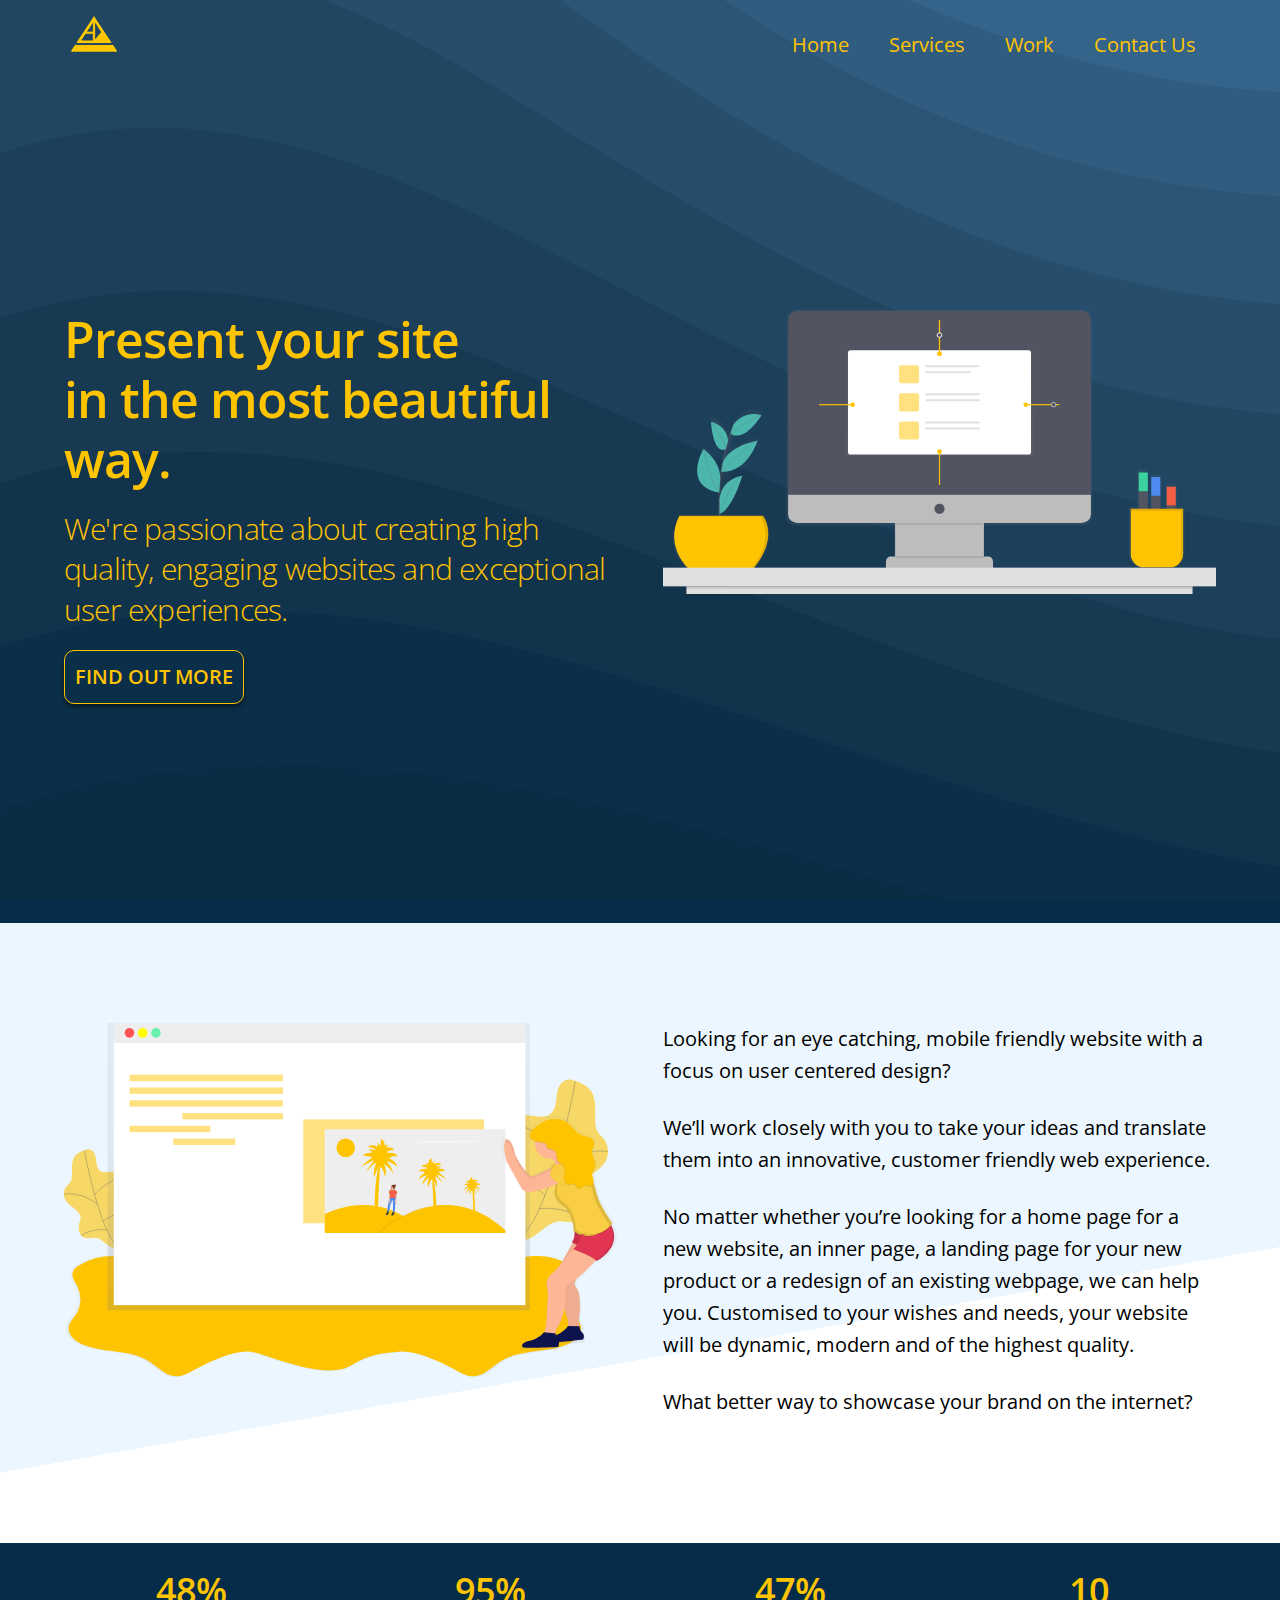
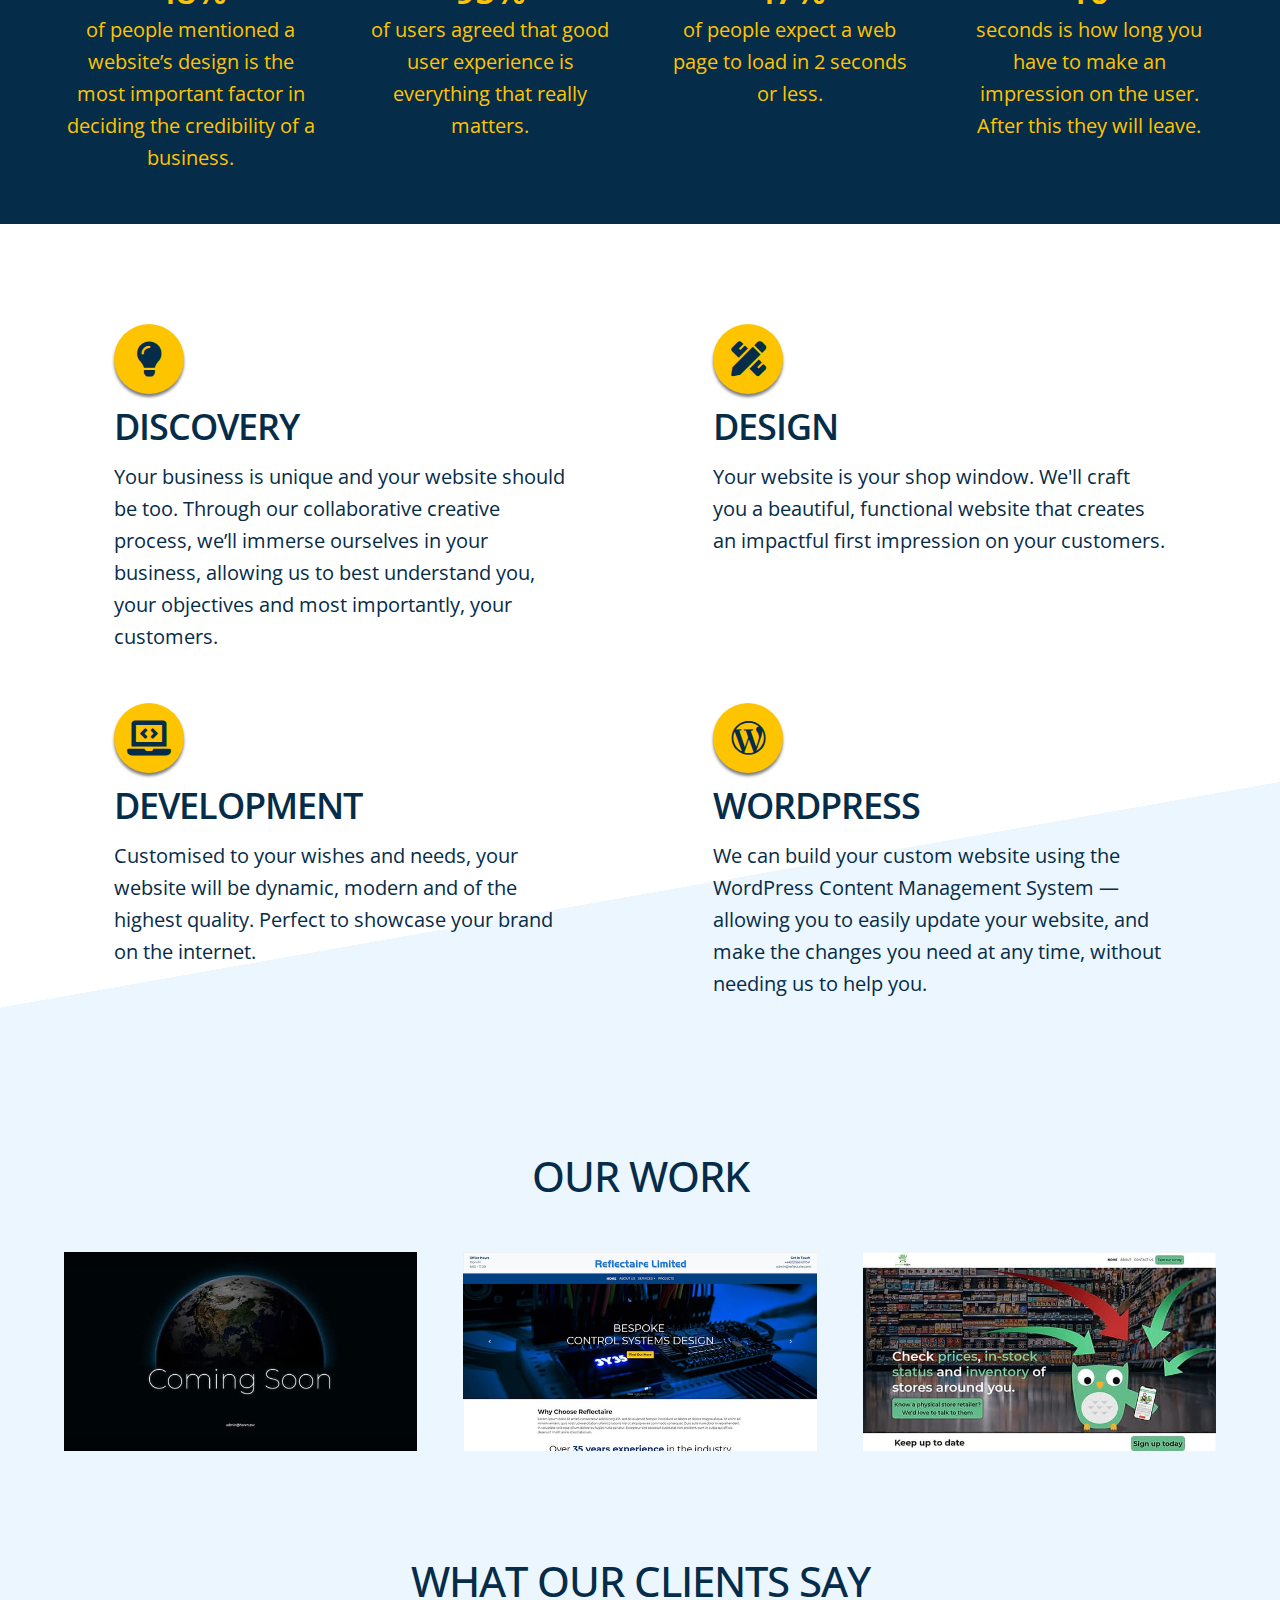
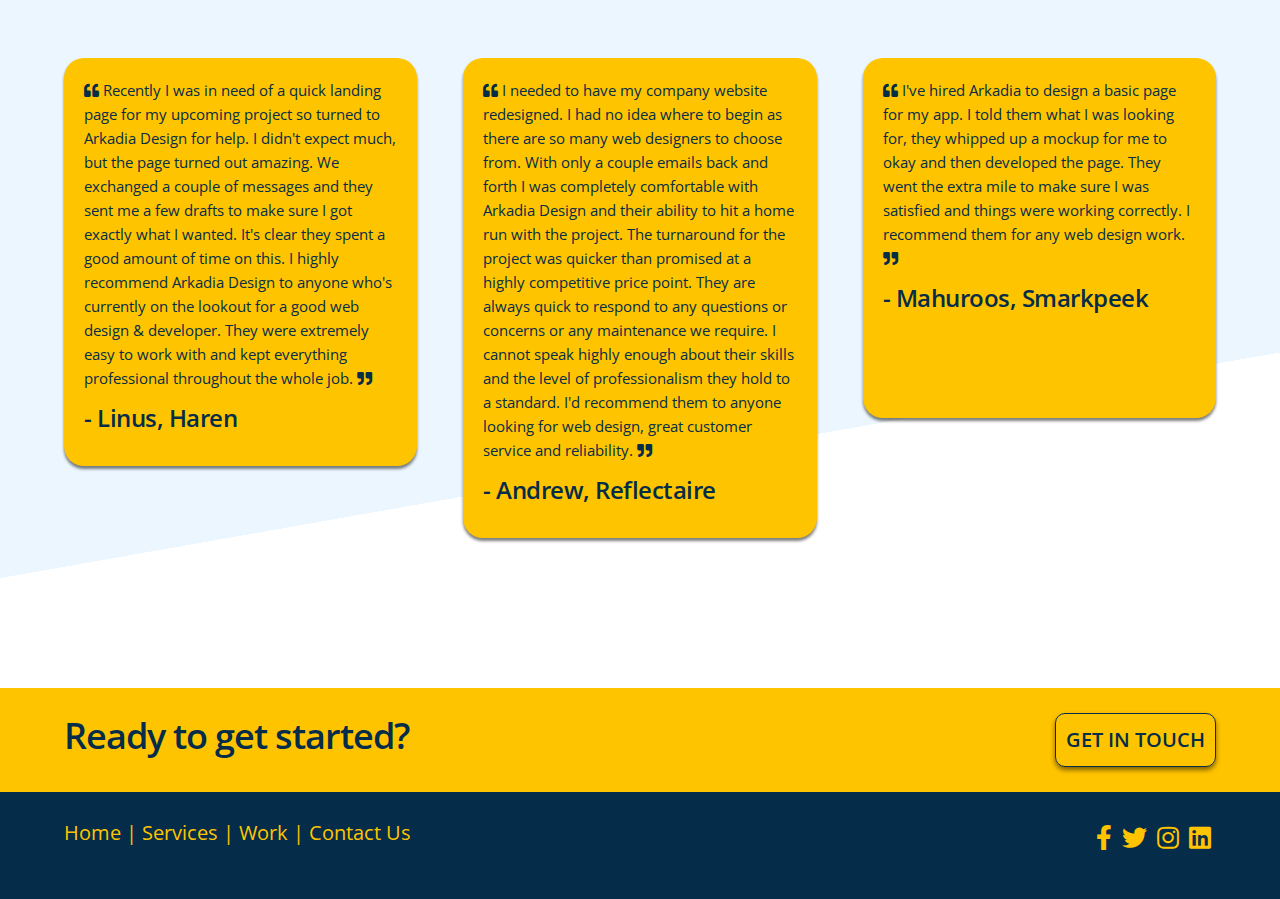
<file: index.html>
<!DOCTYPE html>
<html lang="en">

<head>
   <meta charset="utf-8">
   <meta name="viewport" content="width=device-width, initial-scale=1.0">
   <meta name="description" content="A creative web design service who are passionate about helping you and your business thrive in a digital world.">
   <meta name="author" content="Arkadia Design">
   <meta name="theme-color" content="#052c49" />
   <link rel="icon" href="img/arkadia_favicon.png">
   <title>Arkadia Design</title>

   <!-- CUSTOM STYLES -->
   <noscript>
      <link rel="stylesheet" href="css/grid-style.min.css">
   </noscript>
   <link rel="stylesheet" href="style.min.css">
   <!-- CUSTOM FONTS -->
   <noscript>
      <link href="https://fonts.googleapis.com/css?family=Open+Sans:300,400,600" rel="stylesheet" type="text/css">
   </noscript>
   <!-- CUSTOM ICONS -->

   <noscript>
      <link rel="stylesheet" href="https://use.fontawesome.com/releases/v5.8.1/css/all.css" integrity="sha384-50oBUHEmvpQ+1lW4y57PTFmhCaXp0ML5d60M1M7uH2+nqUivzIebhndOJK28anvf" crossorigin="anonymous">
   </noscript>
</head>

<body>

   <header class="main-header">
      <div class="container">

         <a href="index.html" id="logo" target="_blank">
            <img class="nav-logo" src="img/arkadia_logo_light.png" alt="logo">
         </a>

         <label for="toggle-1" class="toggle-menu">
            <ul>
               <li></li>
               <li></li>
               <li></li>
               <li></li>
            </ul>
         </label>
         <input type="checkbox" id="toggle-1">

         <nav>
            <ul>
               <li><a href="index.html">Home</a></li>
               <li><a href="#services">Services</a></li>
               <li><a href="#work">Work</a></li>
               <li><a href="contact.html">Contact Us</a></li>
            </ul>
         </nav>
      </div>
   </header>

   <div class="masthead">
      <div class="container">
         <div class="row">
            <div class="masthead-content">
               <div class="one-half column">
                  <h1 class="masthead-title">Present your site <br> in the most beautiful way.</h1>
                  <h4 class="masthead-text">We're passionate about creating high quality, engaging websites and exceptional user experiences. </h4>
                  <a class="button" href="#services">Find out more</a>
               </div>
               <div class="one-half column">
                  <img class="masthead-image u-max-full-width" src="img/hero_image_2.svg" alt="illustration of a man stood in front of a webpage">
               </div>
            </div>
         </div>
      </div>
   </div>

   <section class="section-about">
      <div class="container">
         <div class="row  section-content">
            <div class="section-text one-half column">
               <img class="masthead-image u-max-full-width" src="img/about_image.svg" alt="illustration of a woman and a webpage">
            </div>
            <div class="section-text one-half column">
               <p>Looking for an eye catching, mobile friendly website with a focus on user centered design?</p>

               <p>We’ll work closely with you to take your ideas and translate them into an innovative, customer friendly web experience.</p>

               <p>No matter whether you’re looking for a home page for a new website, an inner page, a landing page for your new product or a redesign of an existing webpage, we can help you. Customised to your wishes and needs, your website will be dynamic, modern and of the highest quality.</p>

               <p>What better way to showcase your brand on the internet?</p>
            </div>
         </div>
      </div>
   </section>

   <div class="divider">
      <div class="container">
         <div class="row">
            <div class="three columns">
               <h3 class="divider-heading">48%</h3>
               <p>of people mentioned a website’s design is the most important factor in deciding the credibility of a business.</p>
            </div>
            <div class="three columns">
               <h3 class="divider-heading">95%</h3>
               <p> of users agreed that good user experience is everything that really matters.</p>
            </div>
            <div class="three columns">
               <h3 class="divider-heading">47%</h3>
               <p>of people expect a web page to load in 2 seconds or less.</p>
            </div>
            <div class="three columns">
               <h3 class="divider-heading">10</h3>
               <p> seconds is how long you have to make an impression on the user. After this they will leave.</p>
            </div>
         </div>
      </div>

   </div>

   <section class="section-services" id="services">
      <div class="container">
         <div class="row">
            <div class="one-half column">
               <div class="service-card">
                  <div class="service-icon">
                     <i class="fas fa-lightbulb"></i>
                  </div>
                  <h3 class="service-heading">Discovery</h3>
                  <p class="service-text"> Your business is unique and your website should be too. Through our collaborative creative process, we’ll immerse ourselves in your business, allowing us to best understand you, your objectives and most importantly, your customers.</p>
               </div>
            </div>
            <div class="one-half column">
               <div class="service-card">
                  <div class="service-icon">
                     <i class="fas fa-pencil-ruler"></i>
                  </div>
                  <h3 class="service-heading">Design</h3>
                  <p class="service-text"> Your website is your shop window. We'll craft you a beautiful, functional website that creates an impactful first impression on your customers.</p>
               </div>
            </div>
         </div>
         <div class="row">
            <div class="one-half column">
               <div class="service-card">
                  <div class="service-icon">
                     <i class="fas fa-laptop-code"></i>
                  </div>
                  <h3 class="service-heading">Development</h3>
                  <p class="service-text">Customised to your wishes and needs, your website will be dynamic, modern and of the highest quality. Perfect to showcase your brand on the internet.</p>
               </div>
            </div>
            <div class="one-half column">
               <div class="service-card">
                  <div class="service-icon">
                     <i class="fab fa-wordpress-simple"></i>
                  </div>
                  <h3 class="service-heading">WordPress</h3>
                  <p class="service-text">We can build your custom website using the WordPress Content Management System — allowing you to easily update your website, and make the changes you need at any time, without needing us to help you.</p>
               </div>
            </div>
         </div>
      </div>
   </section>

   <section class="section-work" id="work">
      <div class="container">
         <h2 class="section-heading">Our Work</h2>

         <div class="row portfolio-row">
            <div class="four columns">
               <a href="haren.html">

                  <picture>
                     <source media="(min-width: 800px)" srcset="img/haren/haren-thumb.jpg">
                     <source media="(max-width: 450px)" srcset="img/haren/haren-thumb-350w.jpg">
                     <img class="portfolio-thumb" src="img/expert-thumb.jpg" srcset="img/haren/haren-thumb.jpg" alt="A preview image of a webpage">
                  </picture>
               </a>
            </div>
            <div class="four columns">
               <a href="reflectaire.html">
                  <picture>
                     <source media="(min-width: 800px)" srcset="img/reflectaire/reflectaire-thumb.jpg">
                     <source media="(max-width: 450px)" srcset="img/reflectaire/reflectaire-thumb-350w.jpg">
                     <img class="portfolio-thumb" src="img/reflectaire-thumb.jpg" srcset="img/reflectaire/reflectaire-thumb.jpg" alt="A preview image of a webpage">
                  </picture>
               </a>
            </div>
            <div class="four columns">
               <a href="smarkpeek.html">
                  <picture>
                     <source media="(min-width: 800px)" srcset="img/smarkpeek/smarkpeek-thumb.jpg">
                     <source media="(max-width: 450px)" srcset="img/smarkpeek/smarkpeek-thumb-350w.jpg">
                     <img class="portfolio-thumb" src="img/smarkpeek/smarkpeek-thumb.jpg" srcset="img/smarkpeek-thumb.jpg" alt="A preview image of a webpage">
                  </picture>
               </a>
            </div>

         </div>
      </div>
   </section>

   <section class="section-testimonials">
      <div class="container">
         <div class="row">
            <h2 class="section-heading">What our clients say</h2>
         </div>
         <div class="row">
            <div class="four columns testimonial-card">
               <p class="testimonial-text"><i class="fas fa-quote-left"></i> Recently I was in need of a quick landing page for my upcoming project so turned to Arkadia Design for help. I didn't expect much, but the page turned out amazing. We exchanged a couple of messages and they sent me a few drafts to make sure I got exactly what I wanted. It's clear they spent a good amount of time on this. I highly recommend Arkadia Design to anyone who's currently on the lookout for a good web design &amp; developer. They were extremely easy to work with and kept everything professional throughout the whole job. <i class="fas fa-quote-right"></i></p>
               <h5 class="testimonial-heading">- Linus, Haren</h5>
            </div>
            <div class="four columns testimonial-card">
               <p class="testimonial-text"><i class="fas fa-quote-left"></i> I needed to have my company website redesigned. I had no idea where to begin as there are so many web designers to choose from. With only a couple emails back and forth I was completely comfortable with Arkadia Design and their ability to hit a home run with the project. The turnaround for the project was quicker than promised at a highly competitive price point. They are always quick to respond to any questions or concerns or any maintenance we require. I cannot speak highly enough about their skills and the level of professionalism they hold to a standard. I'd recommend them to anyone looking for web design, great customer service and reliability. <i class="fas fa-quote-right"></i></p>
               <h5 class="testimonial-heading">- Andrew, Reflectaire</h5>
            </div>
            <div class="four columns testimonial-card">
               <p class="testimonial-text"><i class="fas fa-quote-left"></i> I've hired Arkadia to design a basic page for my app. I told them what I was looking for, they whipped up a mockup for me to okay and then developed the page. They went the extra mile to make sure I was satisfied and things were working correctly. I recommend them for any web design work. <i class="fas fa-quote-right"></i></p>
               <h5 class="testimonial-heading">- Mahuroos, Smarkpeek</h5>
            </div>
         </div>
      </div>
   </section>

   <section class="section-touch section-call">
      <div class="container">
         <div class="row">
            <div class="nine columns">
               <h3 class="call-text">Ready to get started?</h3>
            </div>
            <div class="three columns">
               <a class="button btn-dark call-btn" href="contact.html">Get in touch</a>
            </div>
         </div>
      </div>
   </section>

   <footer class="footer">
      <div class="container">
         <div class="row">
            <div class="nine columns">
               <p>
                  <a class="footer-link" href="index.html">Home</a>
                  |
                  <a class="footer-link" href="#services">Services</a>
                  |
                  <a class="footer-link" href="#work">Work</a>
                  |
                  <a class="footer-link" href="contact.html">Contact Us</a>
               </p>
            </div>
            <div class="three columns social-media">
               <a class="social-icon" aria-label="Linked In" href="https://www.linkedin.com/company/arkadiadesign">
                  <i class="fab fa-linkedin"> </i>
               </a>
               <a class="social-icon" aria-label="Instagram" href="https://www.instagram.com/arkadiadesign">
                  <i class="icon fab fa-instagram"> </i>
               </a>
               <a class="social-icon" aria-label="Twitter" href="https://twitter.com/DesignArkadia">
                  <i class="fab fa-twitter"> </i>
               </a>
               <a class="social-icon" aria-label="Facebook" href="https://www.facebook.com/ArkadiaDesign5/">
                  <i class="fab fa-facebook-f"> </i>
               </a>
            </div>
         </div>
      </div>
   </footer>

   <script type="text/javascript">
      /* First CSS File */
      var giftofspeed = document.createElement('link');
      giftofspeed.rel = 'stylesheet';
      giftofspeed.href = 'https://fonts.googleapis.com/css?family=Open+Sans:300,400,600';
      giftofspeed.type = 'text/css';
      var godefer = document.getElementsByTagName('link')[0];
      godefer.parentNode.insertBefore(giftofspeed, godefer);

      /* Second CSS File */
      var giftofspeed2 = document.createElement('link');
      giftofspeed2.rel = 'stylesheet';
      giftofspeed2.href = 'https://use.fontawesome.com/releases/v5.8.1/css/all.css';
      giftofspeed2.type = 'text/css';
      var godefer2 = document.getElementsByTagName('link')[0];
      godefer2.parentNode.insertBefore(giftofspeed2, godefer2);

      /* Third CSS File */
      var giftofspeed2 = document.createElement('link');
      giftofspeed2.rel = 'stylesheet';
      giftofspeed2.href = 'css/grid-style.min.css';
      giftofspeed2.type = 'text/css';
      var godefer2 = document.getElementsByTagName('link')[0];
      godefer2.parentNode.insertBefore(giftofspeed2, godefer2);
   </script>

   <!-- Cookie Consent by https://TermsFeed.com -->
   <script type="text/javascript" src="//www.termsfeed.com/cookie-consent/releases/3.0.0/cookie-consent.js"></script>
   <script type="text/javascript">
      document.addEventListener('DOMContentLoaded', function() {
         cookieconsent.run({
            "notice_banner_type": "simple",
            "consent_type": "express",
            "palette": "light",
            "change_preferences_selector": "#changePreferences",
            "language": "en",
            "website_name": "Arkadia Design"
         });
      });
   </script>
   <noscript><a href="https://termsfeed.com/cookie-consent/">Cookie Consent by TermsFeed</a></noscript>
   <!-- End Cookie Consent -->

   <script src="js/main.js"></script>

</body></html>
</file>
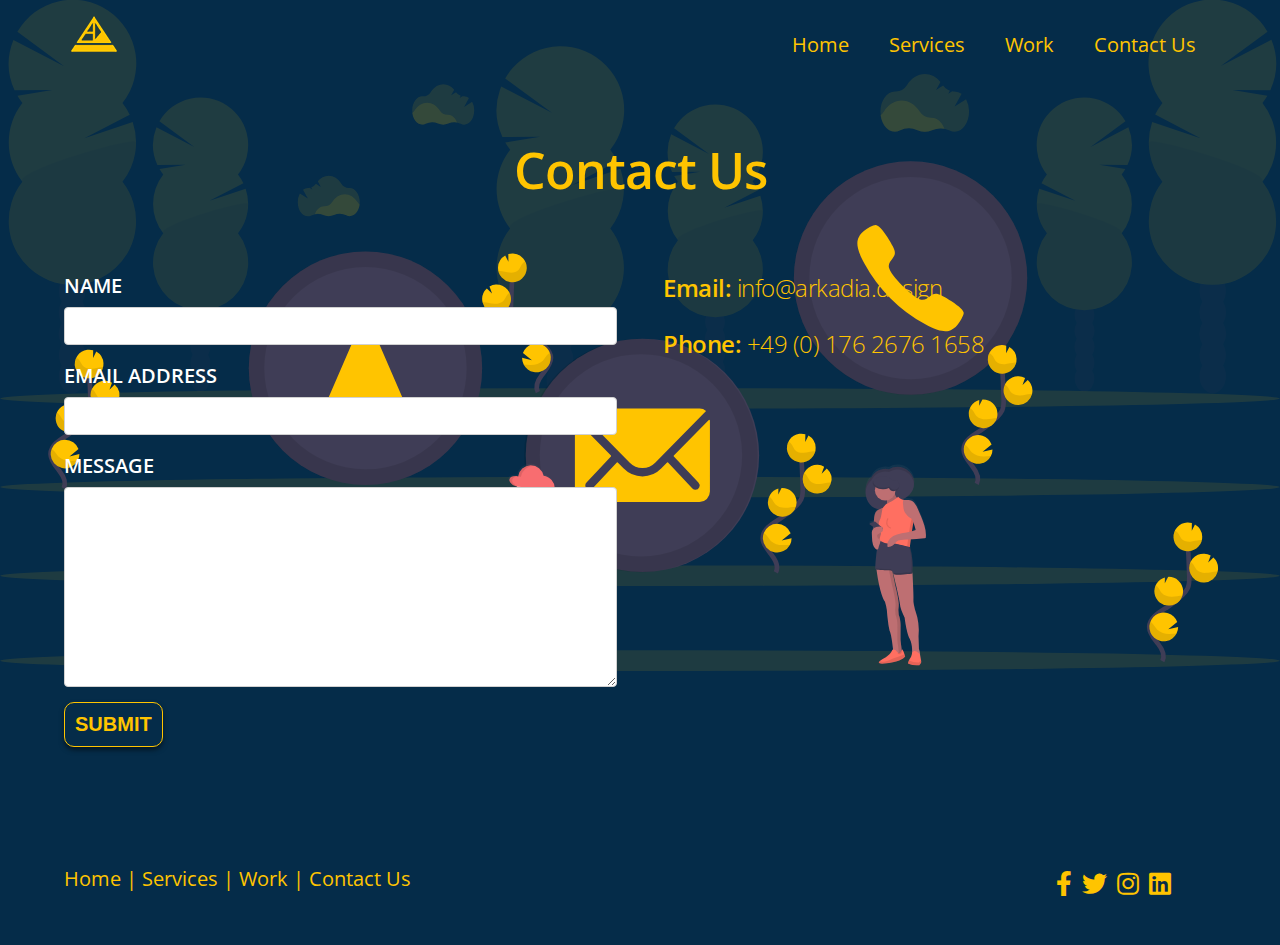
<file: contact.html>
<!DOCTYPE html>
<html lang="en">

<head>
   <meta charset="utf-8">
   <meta name="viewport" content="width=device-width, initial-scale=1.0">
   <meta name="description" content="A creative web design service who are passionate about helping you and your business thrive in a digital world.">
   <meta name="author" content="Arkadia Design">
   <meta name="theme-color" content="#052c49" />
   <link rel="icon" href="img/arkadia_favicon.png">
   <title>Contact Us</title>

   <!-- CUSTOM STYLES -->
   <noscript>
      <link rel="stylesheet" href="css/grid-style.min.css">
   </noscript>
   <link rel="stylesheet" href="style.min.css">
   <!-- CUSTOM FONTS -->
   <noscript>
      <link href="https://fonts.googleapis.com/css?family=Open+Sans:300,400,600" rel="stylesheet" type="text/css">
   </noscript>
   <!-- CUSTOM ICONS -->

   <noscript>
      <link rel="stylesheet" href="https://use.fontawesome.com/releases/v5.8.1/css/all.css" integrity="sha384-50oBUHEmvpQ+1lW4y57PTFmhCaXp0ML5d60M1M7uH2+nqUivzIebhndOJK28anvf" crossorigin="anonymous">
   </noscript>
   <!-- ReCaptcha -->
   <script src="https://www.google.com/recaptcha/api.js" async defer></script>
</head>

<body class="contact-body">

   <header class="contact-nav">
      <div class="container">

         <a href="index.html" id="logo">
            <img class="nav-logo" src="img/arkadia_logo_light.png" alt="logo">
         </a>

         <label for="toggle-1" class="toggle-menu">
            <ul>
               <li></li>
               <li></li>
               <li></li>
               <li></li>
            </ul>
         </label>
         <input type="checkbox" id="toggle-1">

         <nav>
            <ul>
               <li><a href="index.html">Home</a></li>
               <li><a href="index.html#services">Services</a></li>
               <li><a href="index.html#work">Work</a></li>
               <li><a href="contact.html">Contact Us</a></li>
            </ul>
         </nav>
      </div>
   </header>

   <section class="section-contact" id="contact">
      <div class="contactForm container">
         <div class="page-heading">
            <h1 class="page-title">Contact Us</h1>
         </div>
         <div class="row">
            <div class="one-half column">
               <form accept-charset="UTF-8" action="https://usebasin.com/f/79a362b02aa0" enctype="multipart/form-data" method="POST">
                  <div class="form-group">
                     <label for="name">Name</label>
                     <input type="text" id="name" name="name" class="form-control" required>
                  </div>
                  <div class="form-group">
                     <label for="email">Email Address</label>
                     <input type="email" id="email" name="email" class="form-control" required>
                  </div>
                  <div class="form-group">
                     <label for="comment">Message</label>
                     <textarea name="comment" class="form-control" required>
                        </textarea>
                  </div>

                  <button type="submit" class="button">Submit</button>
                  <br>
                  <br>
                  <div class="g-recaptcha" data-sitekey="6Lew3SMUAAAAAJ82QoS7gqOTkRI_dhYrFy1f7Sqy" data-theme="dark"></div>
               </form>
            </div>
            <div class="contact-info one-half column">
               <h5 class="contact-details"><strong>Email:</strong> info@arkadia.design</h5>
               <h5 class="contact-details"><strong>Phone:</strong> +49 (0) 176 2676 1658</h5>
            </div>
         </div><!-- row -->
      </div><!-- container-->
   </section>

   <footer class="contact-footer">
      <div class="container">
         <div class="row">
            <div class="nine columns">
               <p>
                  <a class="footer-link" href="index.html">Home</a>
                  |
                  <a class="footer-link" href="index.html#services">Services</a>
                  |
                  <a class="footer-link" href="index.html#work">Work</a>
                  |
                  <a class="footer-link" href="contact.html">Contact Us</a>
               </p>
            </div>
            <div class="three columns social-media">
               <a class="social-icon" aria-label="Linked In" href="https://www.linkedin.com/company/arkadiadesign">
                  <i class="fab fa-linkedin"> </i>
               </a>
               <a class="social-icon" aria-label="Instagram" href="https://www.instagram.com/arkadiadesign">
                  <i class="icon fab fa-instagram"> </i>
               </a>
               <a class="social-icon" aria-label="Twitter" href="https://twitter.com/DesignArkadia">
                  <i class="fab fa-twitter"> </i>
               </a>
               <a class="social-icon" aria-label="Facebook" href="https://www.facebook.com/ArkadiaDesign5/">
                  <i class="fab fa-facebook-f"> </i>
               </a>
            </div>
         </div>
      </div>

      <script type="text/javascript">
         /* First CSS File */
         var giftofspeed = document.createElement('link');
         giftofspeed.rel = 'stylesheet';
         giftofspeed.href = 'https://fonts.googleapis.com/css?family=Open+Sans:300,400,600';
         giftofspeed.type = 'text/css';
         var godefer = document.getElementsByTagName('link')[0];
         godefer.parentNode.insertBefore(giftofspeed, godefer);

         /* Second CSS File */
         var giftofspeed2 = document.createElement('link');
         giftofspeed2.rel = 'stylesheet';
         giftofspeed2.href = 'https://use.fontawesome.com/releases/v5.8.1/css/all.css';
         giftofspeed2.type = 'text/css';
         var godefer2 = document.getElementsByTagName('link')[0];
         godefer2.parentNode.insertBefore(giftofspeed2, godefer2);

         /* Third CSS File */
         var giftofspeed2 = document.createElement('link');
         giftofspeed2.rel = 'stylesheet';
         giftofspeed2.href = 'css/grid-style.min.css';
         giftofspeed2.type = 'text/css';
         var godefer2 = document.getElementsByTagName('link')[0];
         godefer2.parentNode.insertBefore(giftofspeed2, godefer2);

      </script>

   </footer>

</body>

</html>
</file>
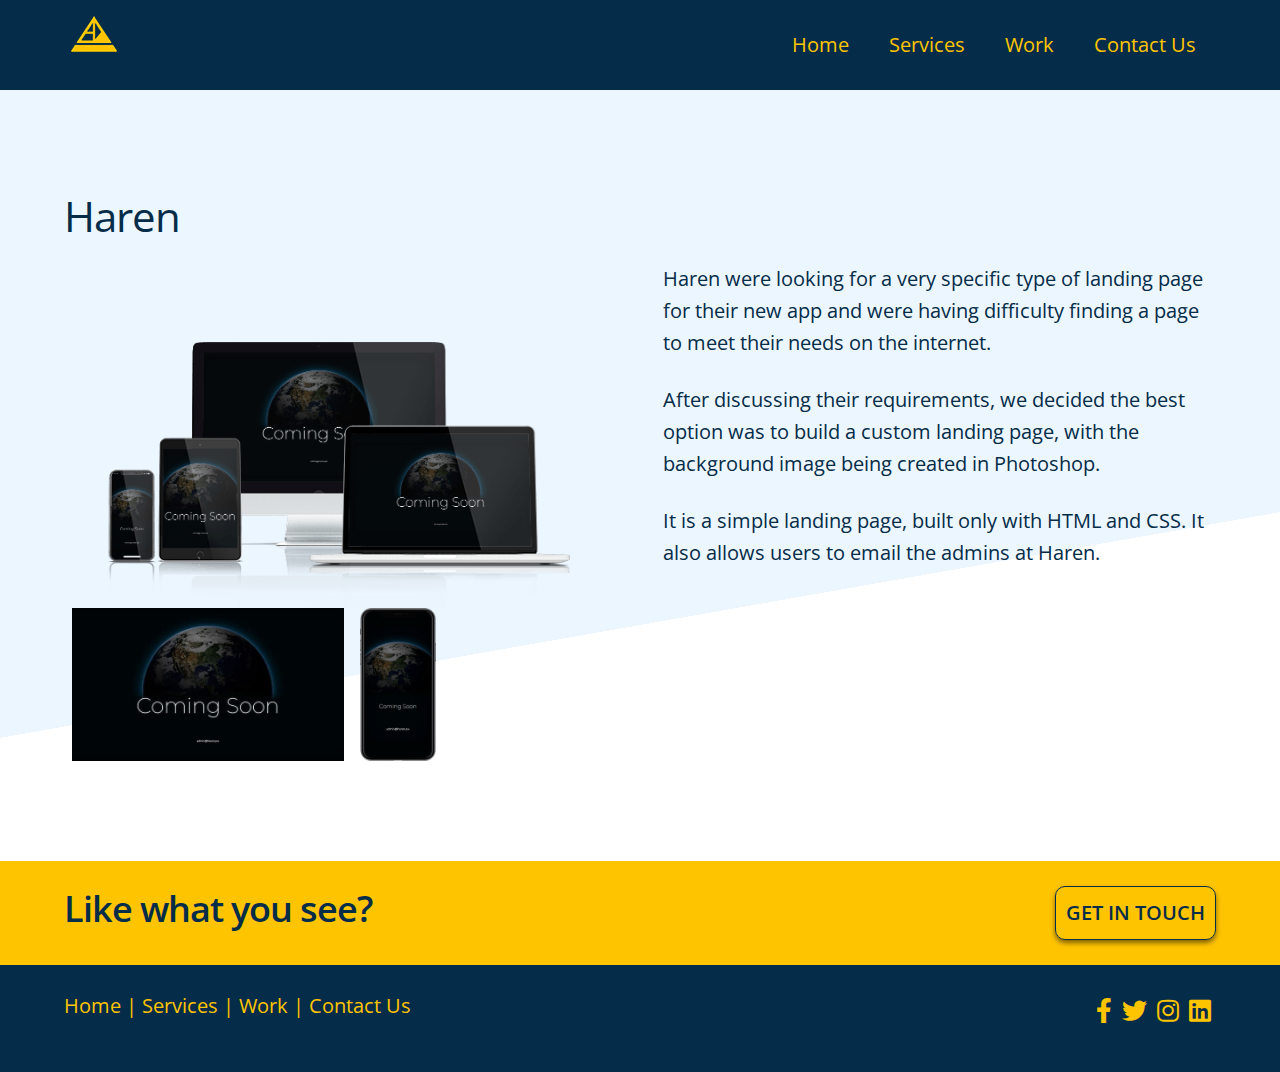
<file: haren.html>
<!DOCTYPE html>
<html lang="en">

<head>
   <meta charset="utf-8">
   <meta name="viewport" content="width=device-width, initial-scale=1.0">
   <meta name="description" content="A creative web design service who are passionate about helping you and your business thrive in a digital world.">
   <meta name="author" content="Arkadia Design">
   <meta name="theme-color" content="#052c49" />
   <link rel="icon" href="img/arkadia_favicon.png">
   <title>Haren</title>

   <!-- CUSTOM STYLES -->
   <noscript>
      <link rel="stylesheet" href="css/grid-style.min.css">
   </noscript>
   <link rel="stylesheet" href="css/lightbox.min.css">
   <link rel="stylesheet" href="style.min.css">
   <!-- CUSTOM FONTS -->
   <noscript>
      <link href="https://fonts.googleapis.com/css?family=Open+Sans:300,400,600" rel="stylesheet" type="text/css">
   </noscript>
   <!-- CUSTOM ICONS -->

   <noscript>
      <link rel="stylesheet" href="https://use.fontawesome.com/releases/v5.8.1/css/all.css" integrity="sha384-50oBUHEmvpQ+1lW4y57PTFmhCaXp0ML5d60M1M7uH2+nqUivzIebhndOJK28anvf" crossorigin="anonymous">
   </noscript>
</head>

<body class="portfolio-body">

   <header class="portfolio-nav">
      <div class="container">

         <a href="index.html" id="logo">
            <img class="nav-logo" src="img/arkadia_logo_light.png" alt="logo">
         </a>

         <label for="toggle-1" class="toggle-menu">
            <ul>
               <li></li>
               <li></li>
               <li></li>
               <li></li>
            </ul>
         </label>
         <input type="checkbox" id="toggle-1">

         <nav>
            <ul>
               <li><a href="index.html">Home</a></li>
               <li><a href="index.html#services">Services</a></li>
               <li><a href="index.html#work">Work</a></li>
               <li><a href="contact.html">Contact Us</a></li>
            </ul>
         </nav>
      </div>
   </header>

   <section class="section-portfolio">
      <div class="container">
         <div class="page-heading">
         </div>

         <div class="row portfolio-name">
            <h2 class="portfolio-title">Haren</h2>
         </div>

         <div class="row" id="smarkpeek">
            <div class="one-half column">
               <img class="u-max-full-width" src="img/haren/haren-mock.png" alt="">
            </div>
            <div class="one-half column portfolio-text">
               <p>Haren were looking for a very specific type of landing page for their new app and were having difficulty finding a page to meet their needs on the internet.</p>
               
               <p>After discussing their requirements, we decided the best option was to build a custom landing page, with the background image being created in Photoshop.</p>

               <p>It is a simple landing page, built only with HTML and CSS. It also allows users to email the admins at Haren.</p>

            </div>
         </div>

         <div class="row">
            <div class="column-lightbox">
               <img src="img/haren/haren-thumb.jpg" style="width:100%" onclick="openModal();currentSlide(1)" class="hover-shadow cursor" alt="Thumbnail of a webpage">
            </div>
   
            <div class="column-lightbox">
               <img src="img/haren/haren-mobile.png" style="width:28%" onclick="openModal();currentSlide(2)" class="hover-shadow cursor" alt="Thumbnail of a webpage">
            </div>
         </div>

         <div id="myModal" class="modal">
            <span class="close cursor" onclick="closeModal()">&times;</span>
            <div class="modal-content">

               <div class="mySlides">
                  <img src="img/haren/haren-full.jpg">
               </div>

               <div class="mySlides">
                  <img src="img/haren/haren-mobile.png">
               </div>
            </div>
         </div>

      </div>
   </section>

   <section class="section-call">
      <div class="container">
         <div class="row">
            <div class="nine columns">
               <h3 class="call-text">Like what you see?</h3>
               </div>
               <div class="three columns">
               <a class="button btn-dark call-btn" href="contact.html">Get in touch</a>
            </div>
         </div>
      </div>
   </section>

   <footer class="footer">
      <div class="container">
         <div class="row">
            <div class="nine columns">
               <p>
                  <a class="footer-link" href="index.html">Home</a>
                  |
                  <a class="footer-link" href="index.html#services">Services</a>
                  |
                  <a class="footer-link" href="index.html#work">Work</a>
                  |
                  <a class="footer-link" href="contact.html">Contact Us</a>
               </p>
            </div>
            <div class="three columns social-media">
               <a class="social-icon" aria-label="Linked In" href="https://www.linkedin.com/company/arkadiadesign">
                  <i class="fab fa-linkedin"> </i>
               </a>
               <a class="social-icon" aria-label="Instagram" href="https://www.instagram.com/arkadiadesign">
                  <i class="icon fab fa-instagram"> </i>
               </a>
               <a class="social-icon" aria-label="Twitter" href="https://twitter.com/DesignArkadia">
                  <i class="fab fa-twitter"> </i>
               </a>
               <a class="social-icon" aria-label="Facebook" href="https://www.facebook.com/ArkadiaDesign5/">
                  <i class="fab fa-facebook-f"> </i>
               </a>
            </div>
         </div>
      </div>
   </footer>

   <script src="js/main.js"></script>

   <script type="text/javascript">
      /* First CSS File */
      var giftofspeed = document.createElement('link');
      giftofspeed.rel = 'stylesheet';
      giftofspeed.href = 'https://fonts.googleapis.com/css?family=Open+Sans:300,400,600';
      giftofspeed.type = 'text/css';
      var godefer = document.getElementsByTagName('link')[0];
      godefer.parentNode.insertBefore(giftofspeed, godefer);

      /* Second CSS File */
      var giftofspeed2 = document.createElement('link');
      giftofspeed2.rel = 'stylesheet';
      giftofspeed2.href = 'https://use.fontawesome.com/releases/v5.8.1/css/all.css';
      giftofspeed2.type = 'text/css';
      var godefer2 = document.getElementsByTagName('link')[0];
      godefer2.parentNode.insertBefore(giftofspeed2, godefer2);

      /* Third CSS File */
      var giftofspeed2 = document.createElement('link');
      giftofspeed2.rel = 'stylesheet';
      giftofspeed2.href = 'css/grid-style.min.css';
      giftofspeed2.type = 'text/css';
      var godefer2 = document.getElementsByTagName('link')[0];
      godefer2.parentNode.insertBefore(giftofspeed2, godefer2);

   </script>

</body>

</html>
</file>
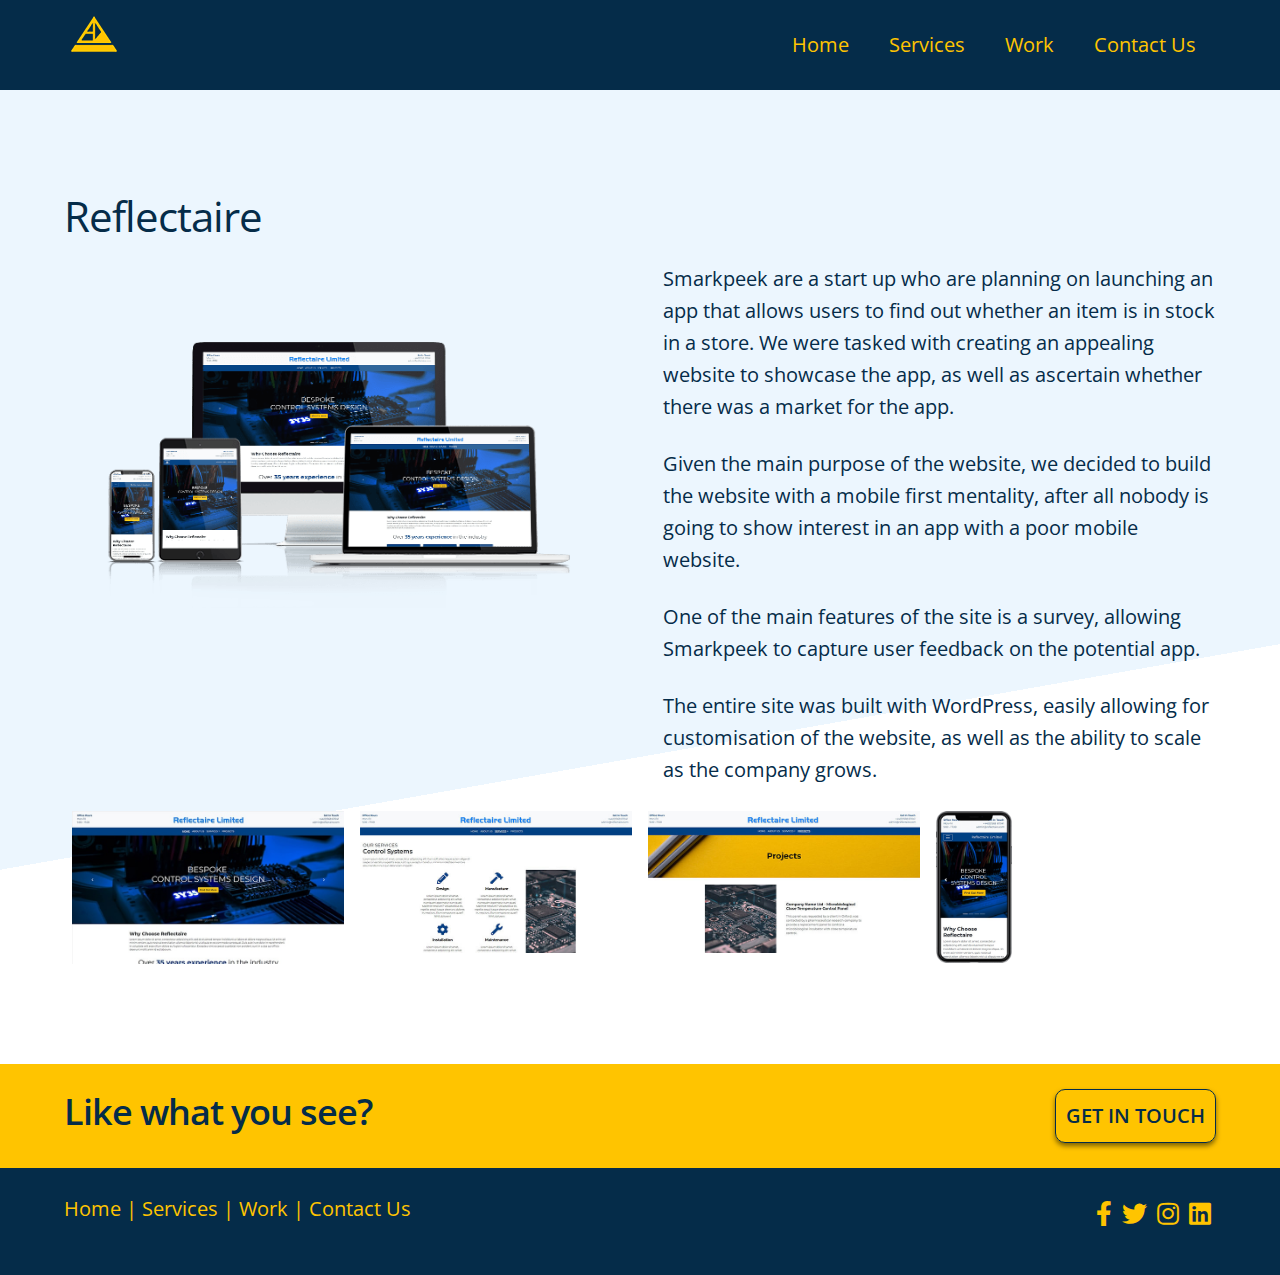
<file: reflectaire.html>
<!DOCTYPE html>
<html lang="en">

<head>
   <meta charset="utf-8">
   <meta name="viewport" content="width=device-width, initial-scale=1.0">
   <meta name="description" content="A creative web design service who are passionate about helping you and your business thrive in a digital world.">
   <meta name="author" content="Arkadia Design">
   <meta name="theme-color" content="#052c49" />
   <link rel="icon" href="img/arkadia_favicon.png">
   <title>Reflectaire</title>

   <!-- CUSTOM STYLES -->
   <noscript>
      <link rel="stylesheet" href="css/grid-style.min.css">
   </noscript>
   <link rel="stylesheet" href="css/lightbox.min.css">
   <link rel="stylesheet" href="style.min.css">
   <!-- CUSTOM FONTS -->
   <noscript>
      <link href="https://fonts.googleapis.com/css?family=Open+Sans:300,400,600" rel="stylesheet" type="text/css">
   </noscript>
   <!-- CUSTOM ICONS -->

   <noscript>
      <link rel="stylesheet" href="https://use.fontawesome.com/releases/v5.8.1/css/all.css" integrity="sha384-50oBUHEmvpQ+1lW4y57PTFmhCaXp0ML5d60M1M7uH2+nqUivzIebhndOJK28anvf" crossorigin="anonymous">
   </noscript>
</head>

<body class="portfolio-body">

   <header class="portfolio-nav">
      <div class="container">

         <a href="index.html" id="logo">
            <img class="nav-logo" src="img/arkadia_logo_light.png" alt="logo">
         </a>

         <label for="toggle-1" class="toggle-menu">
            <ul>
               <li></li>
               <li></li>
               <li></li>
               <li></li>
            </ul>
         </label>
         <input type="checkbox" id="toggle-1">

         <nav>
            <ul>
               <li><a href="index.html">Home</a></li>
               <li><a href="index.html#services">Services</a></li>
               <li><a href="index.html#work">Work</a></li>
               <li><a href="contact.html">Contact Us</a></li>
            </ul>
         </nav>
      </div>
   </header>

   <section class="section-portfolio">
      <div class="container">
         <div class="page-heading">
         </div>

         <div class="row portfolio-name">
            <h2 class="portfolio-title">Reflectaire</h2>
         </div>

         <div class="row" id="smarkpeek">
            <div class="one-half column">
               <img class="u-max-full-width" src="img/reflectaire/reflectaire-mock.png" alt="">
            </div>
            <div class="one-half column portfolio-text">
               <p>Smarkpeek are a start up who are planning on launching an app that allows users to find out whether an item is in stock in a store. We were tasked with creating an appealing website to showcase the app, as well as ascertain whether there was a market for the app.</p>
               <p>Given the main purpose of the website, we decided to build the website with a mobile first mentality, after all nobody is going to show interest in an app with a poor mobile website.</p>
               <p>One of the main features of the site is a survey, allowing Smarkpeek to capture user feedback on the potential app. </p>
               <p>The entire site was built with WordPress, easily allowing for customisation of the website, as well as the ability to scale as the company grows.</p>
            </div>
         </div>

         <div class="row">
            <div class="column-lightbox">
               <img src="img/reflectaire/reflectaire-thumb.jpg" style="width:100%" onclick="openModal();currentSlide(1)" class="hover-shadow cursor" alt="Thumbnail of a webpage">
            </div>
            <div class="column-lightbox">
               <img src="img/reflectaire/reflectaire-services-thumb.jpg" style="width:100%" onclick="openModal();currentSlide(2)" class="hover-shadow cursor" alt="Thumbnail of a webpage">
            </div>
             <div class="column-lightbox">
               <img src="img/reflectaire/reflectaire-projects-thumb.jpg" style="width:100%" onclick="openModal();currentSlide(3)" class="hover-shadow cursor" alt="Thumbnail of a webpage">
            </div>
            <div class="column-lightbox">
               <img src="img/reflectaire/reflectaire-mobile.png" style="width:28%" onclick="openModal();currentSlide(4)" class="hover-shadow cursor" alt="Thumbnail of a webpage">
            </div>
         </div>

         <div id="myModal" class="modal">
            <span class="close cursor" onclick="closeModal()">&times;</span>
            <div class="modal-content">

               <div class="mySlides">
                  <img src="img/reflectaire/reflectaire-home.jpg">
               </div>

               <div class="mySlides">
                  <img src="img/reflectaire/reflectaire-services.jpg">
               </div>
               
               <div class="mySlides">
                  <img src="img/reflectaire/reflectaire-projects.jpg">
               </div>

               <div class="mySlides">
                  <img src="img/reflectaire/reflectaire-mobile.png">
               </div>
            </div>
         </div>

      </div>
   </section>

   <section class="section-call">
      <div class="container">
         <div class="row">
            <div class="nine columns">
               <h3 class="call-text">Like what you see?</h3>
               </div>
               <div class="three columns">
               <a class="button btn-dark call-btn" href="contact.html">Get in touch</a>
            </div>
         </div>
      </div>
   </section>

   <footer class="footer">
      <div class="container">
         <div class="row">
            <div class="nine columns">
               <p>
                  <a class="footer-link" href="index.html">Home</a>
                  |
                  <a class="footer-link" href="index.html#services">Services</a>
                  |
                  <a class="footer-link" href="index.html#work">Work</a>
                  |
                  <a class="footer-link" href="contact.html">Contact Us</a>
               </p>
            </div>
            <div class="three columns social-media">
               <a class="social-icon" aria-label="Linked In" href="https://www.linkedin.com/company/arkadiadesign">
                  <i class="fab fa-linkedin"> </i>
               </a>
               <a class="social-icon" aria-label="Instagram" href="https://www.instagram.com/arkadiadesign">
                  <i class="icon fab fa-instagram"> </i>
               </a>
               <a class="social-icon" aria-label="Twitter" href="https://twitter.com/DesignArkadia">
                  <i class="fab fa-twitter"> </i>
               </a>
               <a class="social-icon" aria-label="Facebook" href="https://www.facebook.com/ArkadiaDesign5/">
                  <i class="fab fa-facebook-f"> </i>
               </a>
            </div>
         </div>
      </div>
   </footer>

   <script src="js/main.js"></script>

   <script type="text/javascript">
      /* First CSS File */
      var giftofspeed = document.createElement('link');
      giftofspeed.rel = 'stylesheet';
      giftofspeed.href = 'https://fonts.googleapis.com/css?family=Open+Sans:300,400,600';
      giftofspeed.type = 'text/css';
      var godefer = document.getElementsByTagName('link')[0];
      godefer.parentNode.insertBefore(giftofspeed, godefer);

      /* Second CSS File */
      var giftofspeed2 = document.createElement('link');
      giftofspeed2.rel = 'stylesheet';
      giftofspeed2.href = 'https://use.fontawesome.com/releases/v5.8.1/css/all.css';
      giftofspeed2.type = 'text/css';
      var godefer2 = document.getElementsByTagName('link')[0];
      godefer2.parentNode.insertBefore(giftofspeed2, godefer2);

      /* Third CSS File */
      var giftofspeed2 = document.createElement('link');
      giftofspeed2.rel = 'stylesheet';
      giftofspeed2.href = 'css/grid-style.min.css';
      giftofspeed2.type = 'text/css';
      var godefer2 = document.getElementsByTagName('link')[0];
      godefer2.parentNode.insertBefore(giftofspeed2, godefer2);

   </script>

</body>

</html>
</file>
<file: css/grid-style.min.css>
.container{position:relative;width:100%;max-width:1600px;margin:auto;padding:3vw;-webkit-box-sizing:border-box;box-sizing:border-box}.column,.columns{width:100%;float:left;-webkit-box-sizing:border-box;box-sizing:border-box}@media(min-width:400px){.container{width:80%;padding:0}}@media(min-width:550px){.container{width:90%}.column,.columns{margin-left:4%}.column:first-child,.columns:first-child{margin-left:0}.one.column,.one.columns{width:4.66666666667%}.two.columns{width:13.3333333333%}.three.columns{width:22%}.four.columns{width:30.6666666667%}.five.columns{width:39.3333333333%}.six.columns{width:48%}.seven.columns{width:56.6666666667%}.eight.columns{width:65.3333333333%}.nine.columns{width:74.0%}.ten.columns{width:82.6666666667%}.eleven.columns{width:91.3333333333%}.twelve.columns{width:100%;margin-left:0}.one-third.column{width:30.6666666667%}.two-thirds.column{width:65.3333333333%}.one-half.column{width:48%}.offset-by-one.column,.offset-by-one.columns{margin-left:8.66666666667%}.offset-by-two.column,.offset-by-two.columns{margin-left:17.3333333333%}.offset-by-three.column,.offset-by-three.columns{margin-left:26%}.offset-by-four.column,.offset-by-four.columns{margin-left:34.6666666667%}.offset-by-five.column,.offset-by-five.columns{margin-left:43.3333333333%}.offset-by-six.column,.offset-by-six.columns{margin-left:52%}.offset-by-seven.column,.offset-by-seven.columns{margin-left:60.6666666667%}.offset-by-eight.column,.offset-by-eight.columns{margin-left:69.3333333333%}.offset-by-nine.column,.offset-by-nine.columns{margin-left:78.0%}.offset-by-ten.column,.offset-by-ten.columns{margin-left:86.6666666667%}.offset-by-eleven.column,.offset-by-eleven.columns{margin-left:95.3333333333%}.offset-by-one-third.column,.offset-by-one-third.columns{margin-left:34.6666666667%}.offset-by-two-thirds.column,.offset-by-two-thirds.columns{margin-left:69.3333333333%}.offset-by-one-half.column,.offset-by-one-half.columns{margin-left:52%}}html{font-size:62.5%}body{line-height:1.6;font-weight:400}h1,h2,h3,h4,h5,h6{margin-top:0;margin-bottom:2rem;font-weight:300}h1{font-size:4.0rem;line-height:1.2;letter-spacing:-.1rem}h2{font-size:3.6rem;line-height:1.25;letter-spacing:-.1rem}h3{font-size:3.0rem;line-height:1.3;letter-spacing:-.1rem}h4{font-size:2.4rem;line-height:1.35;letter-spacing:-.08rem}h5{font-size:1.8rem;line-height:1.5;letter-spacing:-.05rem}h6{font-size:1.5rem;line-height:1.6;letter-spacing:0}@media(min-width:550px){h1{font-size:5.0rem}h2{font-size:4.2rem}h3{font-size:3.6rem}h4{font-size:3.0rem}h5{font-size:2.4rem}h6{font-size:1.5rem}}p{margin-top:0;font-size:2rem}a{color:#1eaedb}a:hover{color:#0fa0ce}.button,button,input[type="submit"],input[type="reset"],input[type="button"]{display:inline-block;padding:10px;text-align:center;font-size:2rem;font-weight:600;text-transform:uppercase;text-decoration:none;border-radius:10px;border:1px solid #ffc400;cursor:pointer;-webkit-box-sizing:border-box;box-sizing:border-box}.button:hover,button:hover,input[type="submit"]:hover,input[type="reset"]:hover,input[type="button"]:hover,.button:focus,button:focus,input[type="submit"]:focus,input[type="reset"]:focus,input[type="button"]:focus{outline:0;-webkit-transition:all .5s ease 0s;transition:all .5s ease 0s}input[type="email"],input[type="number"],input[type="search"],input[type="text"],input[type="tel"],input[type="url"],input[type="password"],textarea,select{height:38px;padding:6px 10px;background-color:#fff;border:1px solid #d1d1d1;border-radius:4px;-webkit-box-shadow:none;box-shadow:none;-webkit-box-sizing:border-box;box-sizing:border-box}input[type="email"],input[type="number"],input[type="search"],input[type="text"],input[type="tel"],input[type="url"],input[type="password"],textarea{-webkit-appearance:none;-moz-appearance:none;appearance:none}textarea{min-height:65px;padding-top:6px;padding-bottom:6px}input[type="email"]:focus,input[type="number"]:focus,input[type="search"]:focus,input[type="text"]:focus,input[type="tel"]:focus,input[type="url"]:focus,input[type="password"]:focus,textarea:focus,select:focus{border:1px solid #33c3f0;outline:0}label,legend{display:block;margin-bottom:.5rem;font-weight:600}fieldset{padding:0;border-width:0}input[type="checkbox"],input[type="radio"]{display:inline}label>.label-body{display:inline-block;margin-left:.5rem;font-weight:normal}ul{list-style:circle inside}ol{list-style:decimal inside}ol,ul{padding-left:0;margin-top:0}ul ul,ul ol,ol ol,ol ul{margin:1.5rem 0 1.5rem 3rem;font-size:90%}li{margin-bottom:1rem}code{padding:.2rem .5rem;margin:0 .2rem;font-size:90%;white-space:nowrap;background:#f1f1f1;border:1px solid #e1e1e1;border-radius:4px}pre>code{display:block;padding:1rem 1.5rem;white-space:pre}th,td{padding:12px 15px;text-align:left;border-bottom:1px solid #e1e1e1}th:first-child,td:first-child{padding-left:0}th:last-child,td:last-child{padding-right:0}input,textarea,select,fieldset{margin-bottom:1.5rem}pre,blockquote,dl,figure,table,p,ul,ol,form{margin-bottom:2.5rem}.u-full-width{width:100%;-webkit-box-sizing:border-box;box-sizing:border-box}.u-max-full-width{max-width:100%;-webkit-box-sizing:border-box;box-sizing:border-box}.u-pull-right{float:right}.u-pull-left{float:left}hr{margin-top:3rem;margin-bottom:3rem;border-width:0;border-top:5px solid #052c49}.container:after,.row:after,.u-cf{content:"";display:table;clear:both}
</file>
<file: style.min.css>
:root {
   --primary-color: #052c49;
   --secondary-color: #FFC400;
   --background-color: #ecf6fe;
   --background-image: url("data:image/svg+xml,%3Csvg xmlns='http://www.w3.org/2000/svg' width='100%25' height='100%25' viewBox='0 0 1600 800'%3E%3Cg fill-opacity='0.29'%3E%3Cpath fill='%23192f41' d='M486 705.8c-109.3-21.8-223.4-32.2-335.3-19.4C99.5 692.1 49 703 0 719.8V800h843.8c-115.9-33.2-230.8-68.1-347.6-92.2C492.8 707.1 489.4 706.5 486 705.8z'/%3E%3Cpath fill='%231e374c' d='M1600 0H0v719.8c49-16.8 99.5-27.8 150.7-33.5c111.9-12.7 226-2.4 335.3 19.4c3.4 0.7 6.8 1.4 10.2 2c116.8 24 231.7 59 347.6 92.2H1600V0z'/%3E%3Cpath fill='%23223f57' d='M478.4 581c3.2 0.8 6.4 1.7 9.5 2.5c196.2 52.5 388.7 133.5 593.5 176.6c174.2 36.6 349.5 29.2 518.6-10.2V0H0v574.9c52.3-17.6 106.5-27.7 161.1-30.9C268.4 537.4 375.7 554.2 478.4 581z'/%3E%3Cpath fill='%23264762' d='M0 0v429.4c55.6-18.4 113.5-27.3 171.4-27.7c102.8-0.8 203.2 22.7 299.3 54.5c3 1 5.9 2 8.9 3c183.6 62 365.7 146.1 562.4 192.1c186.7 43.7 376.3 34.4 557.9-12.6V0H0z'/%3E%3Cpath fill='%232b506e' d='M181.8 259.4c98.2 6 191.9 35.2 281.3 72.1c2.8 1.1 5.5 2.3 8.3 3.4c171 71.6 342.7 158.5 531.3 207.7c198.8 51.8 403.4 40.8 597.3-14.8V0H0v283.2C59 263.6 120.6 255.7 181.8 259.4z'/%3E%3Cpath fill='%232f5879' d='M1600 0H0v136.3c62.3-20.9 127.7-27.5 192.2-19.2c93.6 12.1 180.5 47.7 263.3 89.6c2.6 1.3 5.1 2.6 7.7 3.9c158.4 81.1 319.7 170.9 500.3 223.2c210.5 61 430.8 49 636.6-16.6V0z'/%3E%3Cpath fill='%23346084' d='M454.9 86.3C600.7 177 751.6 269.3 924.1 325c208.6 67.4 431.3 60.8 637.9-5.3c12.8-4.1 25.4-8.4 38.1-12.9V0H288.1c56 21.3 108.7 50.6 159.7 82C450.2 83.4 452.5 84.9 454.9 86.3z'/%3E%3Cpath fill='%2338688f' d='M1600 0H498c118.1 85.8 243.5 164.5 386.8 216.2c191.8 69.2 400 74.7 595 21.1c40.8-11.2 81.1-25.2 120.3-41.7V0z'/%3E%3Cpath fill='%233d719a' d='M1397.5 154.8c47.2-10.6 93.6-25.3 138.6-43.8c21.7-8.9 43-18.8 63.9-29.5V0H643.4c62.9 41.7 129.7 78.2 202.1 107.4C1020.4 178.1 1214.2 196.1 1397.5 154.8z'/%3E%3Cpath fill='%234179a6' d='M1315.3 72.4c75.3-12.6 148.9-37.1 216.8-72.4h-723C966.8 71 1144.7 101 1315.3 72.4z'/%3E%3C/g%3E%3C/svg%3E");
   /* background by SVGBackgrounds.com */
}
body,html{font-family:'Open Sans',sans-serif;height:100%;margin:0}*{list-style:none;margin:0;outline:0;padding:0;text-decoration:none}body{margin:0;padding:0}.button{background-color:transparent;-webkit-box-shadow:0 3px 5px 0 rgba(0,0,0,.5);box-shadow:0 3px 5px 0 rgba(0,0,0,.5);color:var(--secondary-color)}.button:hover{background-color:var(--secondary-color);color:var(--primary-color);-webkit-transform:scale(1.1);transform:scale(1.1)}.btn-dark{background-color:transparent;border-color:var(--primary-color);color:var(--primary-color)}.btn-dark:hover{background-color:var(--primary-color);color:var(--secondary-color)}header{background-color:var(--primary-color);display:-webkit-inline-box;display:-ms-inline-flexbox;display:inline-flex;height:8%;width:100%}.main-header{background-attachment:fixed;background-color:var(--primary-color);background-image:var(--background-image);background-size:cover}nav{float:right;width:auto}.nav-logo{padding-top:10px}nav ul{display:table;float:right;margin:0}nav ul li{float:left;margin:0}nav ul li:last-child{padding-right:0}nav ul li a{color:var(--secondary-color);display:inline-block;font-size:2rem;padding:25px 20px;-webkit-transition:all .5s ease 0s;transition:all .5s ease 0s}nav ul li a:hover{background-color:var(--secondary-color);color:var(--primary-color);-webkit-transition:all .5s ease 0s;transition:all .5s ease 0s}nav ul li a:hover i{color:var(--primary-color);-webkit-transition:all .5s ease 0s;transition:all .5s ease 0s}nav ul li a i{color:var(--secondary-color);padding-right:10px;-webkit-transition:all .5s ease 0s;transition:all .5s ease 0s}.toggle-menu ul{display:table;width:25px}.toggle-menu ul li{background-color:var(--secondary-color);height:3px;margin-bottom:4px;width:100%}.toggle-menu ul li:last-child{margin-bottom:0}input[type=checkbox],label{display:none}@media only screen and (max-width:1601px){.nav-logo{padding-left:0;padding-top:0}}@media only screen and (max-width:980px){header{padding:20px 0}.nav-logo{padding-left:0;padding-top:0}input[type=checkbox]{background:0;left:-9999px;position:absolute;top:-9999px}input[type=checkbox]:focus{background:0}label{cursor:pointer;display:inline-block;float:right;padding:8px 10px}input[type=checkbox]:checked ~ nav{display:block}nav{background-color:var(--secondary-color);display:none;padding:0;position:absolute;right:0;top:53px;z-index:99}nav ul{width:auto}nav ul li{display:table;float:none;padding:0;width:100%}nav ul li a{border-bottom:1px solid rgba(225,225,225,0.1);color:var(--primary-color);display:block;font-size:15px;padding:10px 20px}}@media only screen and (max-width:360px){nav{top:47px}}.masthead{align-items:center;background-attachment:fixed;background-color:var(--primary-color);background-image:var(--background-image);background-size:cover;display:grid;-webkit-box-align:center;-ms-flex-align:center;height:92.5%}.masthead-title{color:var(--secondary-color);font-weight:600}.masthead-text{color:var(--secondary-color)}.page-heading{padding:50px 0;text-align:center}.page-title{color:var(--secondary-color);font-weight:600;text-transform:capitalize}section{padding-bottom:100px;width:100%}.section-heading{color:var(--primary-color);font-weight:500;margin-bottom:50px;text-align:center;text-transform:uppercase}.section-text{text-align:left}.section-about{background-image:-webkit-linear-gradient(100deg,#fff 35%,var(--background-color) 35%);padding-top:100px}.section-services{background-image:-webkit-linear-gradient(100deg,var(--background-color) 35%,#fff 35%)}.section-work{background-color:var(--background-color)}.section-testimonials{background-image:-webkit-linear-gradient(100deg,#fff 35%,var(--background-color) 35%)}.divider{background-color:var(--primary-color);color:var(--secondary-color);margin-bottom:100px;padding:25px 0;text-align:center}.divider-heading{font-weight:600;margin:0;padding:0}.section-call{background-color:var(--secondary-color);margin:0;padding:25px 0}.call-text{color:var(--primary-color);font-weight:600;margin:0;padding:0}.call-btn{float:right}.service-card{color:var(--primary-color);margin-bottom:50px;min-height:250px;padding:0 50px;text-align:left}.service-heading{font-weight:600;margin:1rem 0;text-transform:uppercase}.service-text{margin:0;padding:0}.service-icon{background-color:var(--secondary-color);border-radius:50%;-webkit-box-shadow:0 3px 3px 0 rgba(0,0,0,0.5);box-shadow:0 3px 3px 0 rgba(0,0,0,0.5);color:var(--primary-color);display:inline-block;font-size:3.5rem;height:7rem;line-height:7rem;text-align:center;width:7rem}.testimonial-card{background-color:var(--secondary-color);border-radius:20px;-webkit-box-shadow:0 3px 3px 0 rgba(0,0,0,0.5);box-shadow:0 3px 3px 0 rgba(0,0,0,0.5);color:var(--primary-color);margin-bottom:50px;min-height:360px;padding:20px}.testimonial-heading{font-weight:600;margin:1rem 0}.testimonial-text{font-size:1.5rem;margin:0;padding:0}.testimonial-text strong{font-weight:600}.portfolio-thumb{width:364px}.portfolio-thumb:hover{-webkit-box-shadow:0 10px 10px 0 rgba(0,0,0,.6);box-shadow:0 10px 10px 0 rgba(0,0,0,.6);-webkit-transform:scale(1.5);transform:scale(1.5);-webkit-transition:all .3s ease-in-out;transition:all .3s ease-in-out}.portfolio-row{margin-top:50px}.section-portfolio{background-image:-webkit-linear-gradient(100deg,#fff 35%,var(--background-color) 35%)}.portfolio-body{background-color:var(--primary-color)}.portfolio-title{color:var(--primary-color);font-weight:400;text-align:left}.portfolio-text{color:var(--primary-color)}.section-contact{padding-bottom:50px}.contactForm{color:var(--secondary-color)}.contactForm label{color:var(--secondary-color);display:grid;font-size:2rem;text-transform:uppercase}@media only screen and (max-width:980px){.contactForm label{float:left}}.contactForm input,textarea{-webkit-box-sizing:none;box-sizing:none;width:75%}.contactForm textarea{height:200px}.section-contact,.contact-nav{background-attachment:fixed;background-color:var(--primary-color);background-image:url(img/contact_image.svg);background-repeat:no-repeat;background-size:contain}.contact-details strong{font-weight:600}footer{background-attachment:fixed;background-color:var(--primary-color);background-size:cover;color:var(--secondary-color);padding:25px 0}footer a{color:var(--secondary-color)}.footer-link:hover{background-color:var(--secondary-color);border-radius:5px;color:var(--primary-color);padding:3px;-webkit-transition:all .5s ease 0s;transition:all .5s ease 0s}.social-icon{float:right;font-size:2.5rem;margin:0 5px}.social-icon:hover{color:white}.contact-footer .social-media{padding-right:40px}@media(max-width:499px){.masthead{height:100%}.masthead .row,.masthead-content{padding-top:0}.masthead-image{margin-bottom:50px;margin-top:50px}.call-btn{float:left}.portfolio-thumb{max-width:350px}.contactForm .page-heading{padding-bottom:0;padding-top:120px}.contactForm label,.contactForm input,.contactForm textarea{float:left;width:100%}}@media(max-width:1366px) and (min-width:700px){header{height:10%}.portfolio-thumb{max-width:100%}.section-contact,.section-contact label{color:white}.contactForm label,.contactForm input,.contactForm textarea{float:left;width:100%}}
</file>
